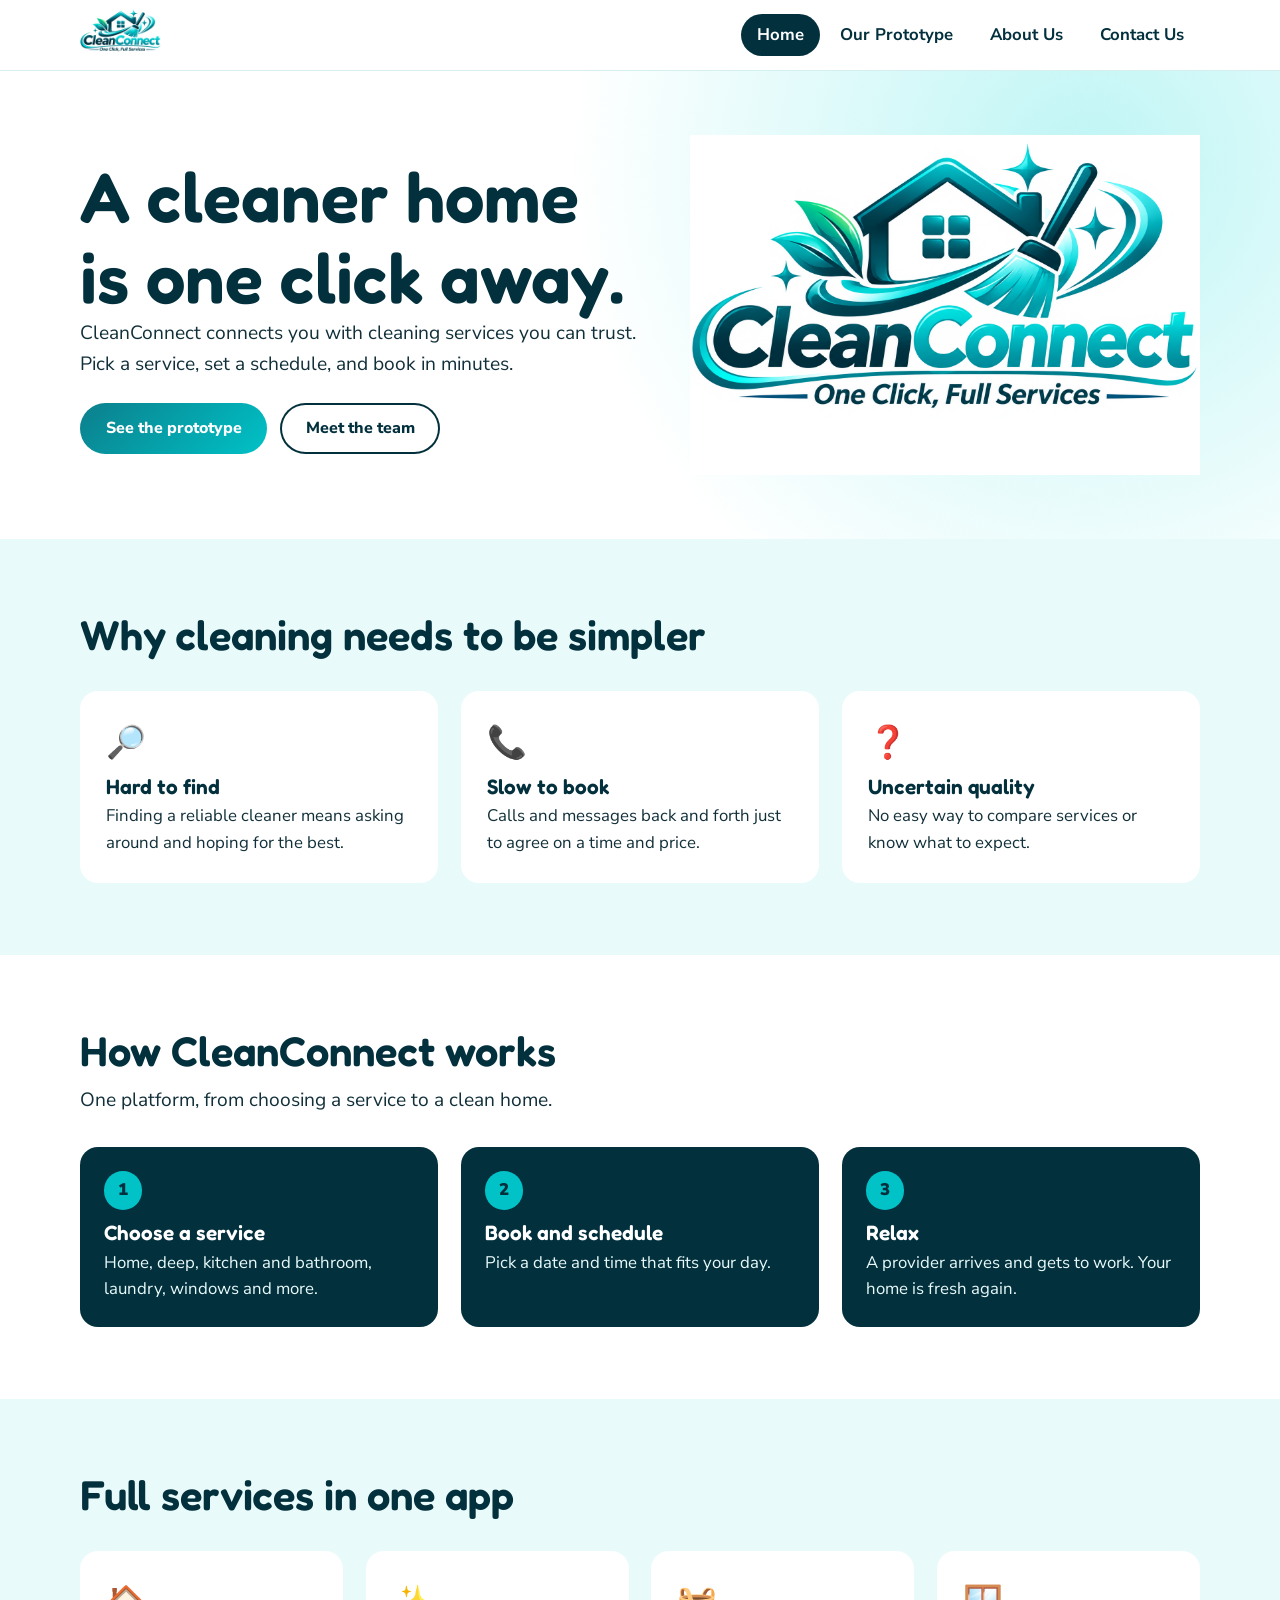
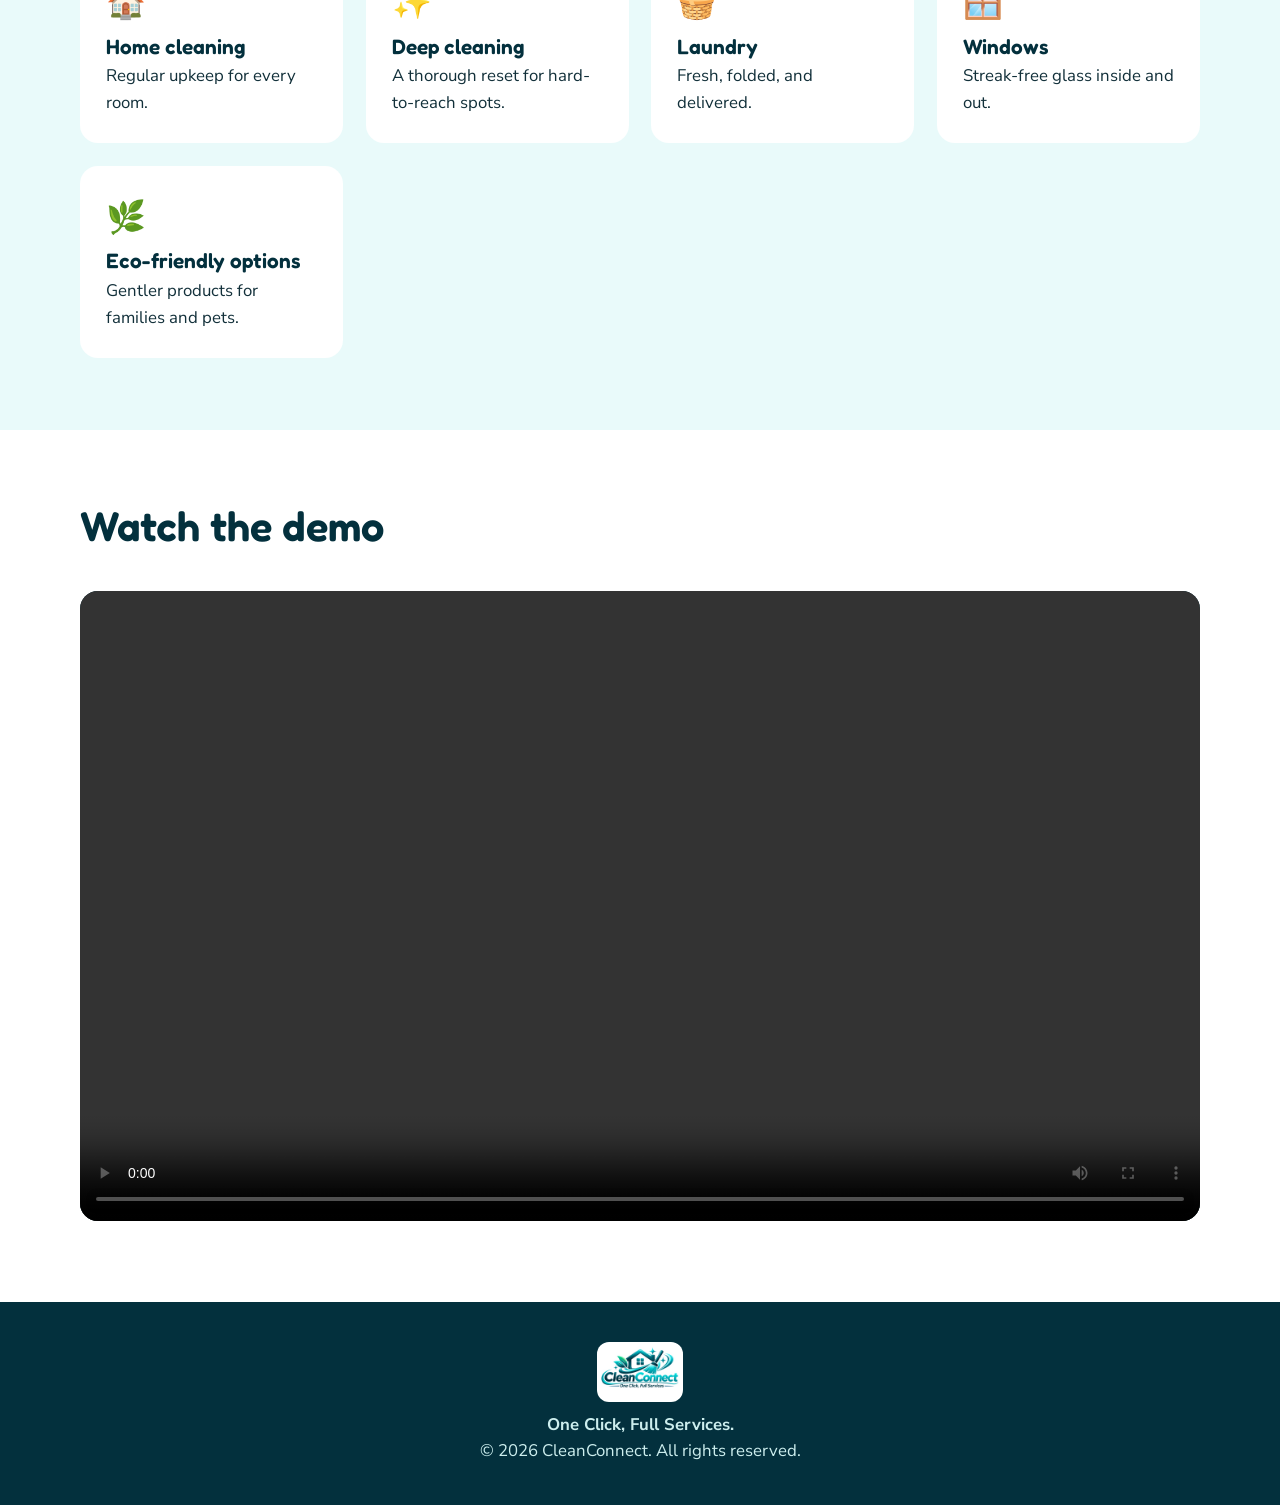
<file: index.html>
<!DOCTYPE html>
<html lang="en">
<head>
  <meta charset="utf-8">
  <meta name="viewport" content="width=device-width,initial-scale=1">
  <link rel="icon" href="assets/logo.webp">
  <link rel="preconnect" href="https://fonts.googleapis.com">
  <link href="https://fonts.googleapis.com/css2?family=Fredoka:wght@500;600&family=Nunito+Sans:wght@400;700;800&display=swap" rel="stylesheet">
  <link rel="stylesheet" href="style.css">
  <title>CleanConnect | One Click, Full Services</title>
  <meta name="description" content="CleanConnect connects households with trusted cleaning services in one click.">
</head>
<body>
  <div id="splash"><img src="assets/logo.webp" alt="CleanConnect"></div>
  <main>
    <section class="hero">
      <div class="wrap split">
        <div>
          <h1>A cleaner home is one click away.</h1>
          <p class="lead">CleanConnect connects you with cleaning services you can trust. Pick a service, set a schedule, and book in minutes.</p>
          <div class="row">
            <a class="btn" href="prototype.html">See the prototype</a>
            <a class="btn ghost" href="about.html">Meet the team</a>
          </div>
        </div>
        <img class="big" src="assets/logo.webp" alt="CleanConnect logo: a house with a broom and leaves">
      </div>
    </section>

    <section class="alt">
      <div class="wrap">
        <h2>Why cleaning needs to be simpler</h2>
        <div class="grid">
          <div class="card">
            <div class="ico">🔎</div>
            <h3>Hard to find</h3>
            <p>Finding a reliable cleaner means asking around and hoping for the best.</p>
          </div>
          <div class="card">
            <div class="ico">📞</div>
            <h3>Slow to book</h3>
            <p>Calls and messages back and forth just to agree on a time and price.</p>
          </div>
          <div class="card">
            <div class="ico">❓</div>
            <h3>Uncertain quality</h3>
            <p>No easy way to compare services or know what to expect.</p>
          </div>
        </div>
      </div>
    </section>

    <section>
      <div class="wrap">
        <h2>How CleanConnect works</h2>
        <p class="lead">One platform, from choosing a service to a clean home.</p>
        <ol class="steps">
          <li>
            <h3>Choose a service</h3>
            <p>Home, deep, kitchen and bathroom, laundry, windows and more.</p>
          </li>
          <li>
            <h3>Book and schedule</h3>
            <p>Pick a date and time that fits your day.</p>
          </li>
          <li>
            <h3>Relax</h3>
            <p>A provider arrives and gets to work. Your home is fresh again.</p>
          </li>
        </ol>
      </div>
    </section>

    <section class="alt">
      <div class="wrap">
        <h2>Full services in one app</h2>
        <div class="grid">
          <div class="card">
            <div class="ico">🏠</div>
            <h3>Home cleaning</h3>
            <p>Regular upkeep for every room.</p>
          </div>
          <div class="card">
            <div class="ico">✨</div>
            <h3>Deep cleaning</h3>
            <p>A thorough reset for hard-to-reach spots.</p>
          </div>
          <div class="card">
            <div class="ico">🧺</div>
            <h3>Laundry</h3>
            <p>Fresh, folded, and delivered.</p>
          </div>
          <div class="card">
            <div class="ico">🪟</div>
            <h3>Windows</h3>
            <p>Streak-free glass inside and out.</p>
          </div>
          <div class="card">
            <div class="ico">🌿</div>
            <h3>Eco-friendly options</h3>
            <p>Gentler products for families and pets.</p>
          </div>
        </div>
      </div>
    </section>

    <section>
      <div class="wrap">
        <h2>Watch the demo</h2>
        <video class="demo" src="assets/demo.mp4" controls playsinline></video>
      </div>
    </section>
  </main>
  <script src="script.js"></script>
</body>
</html>
</file>
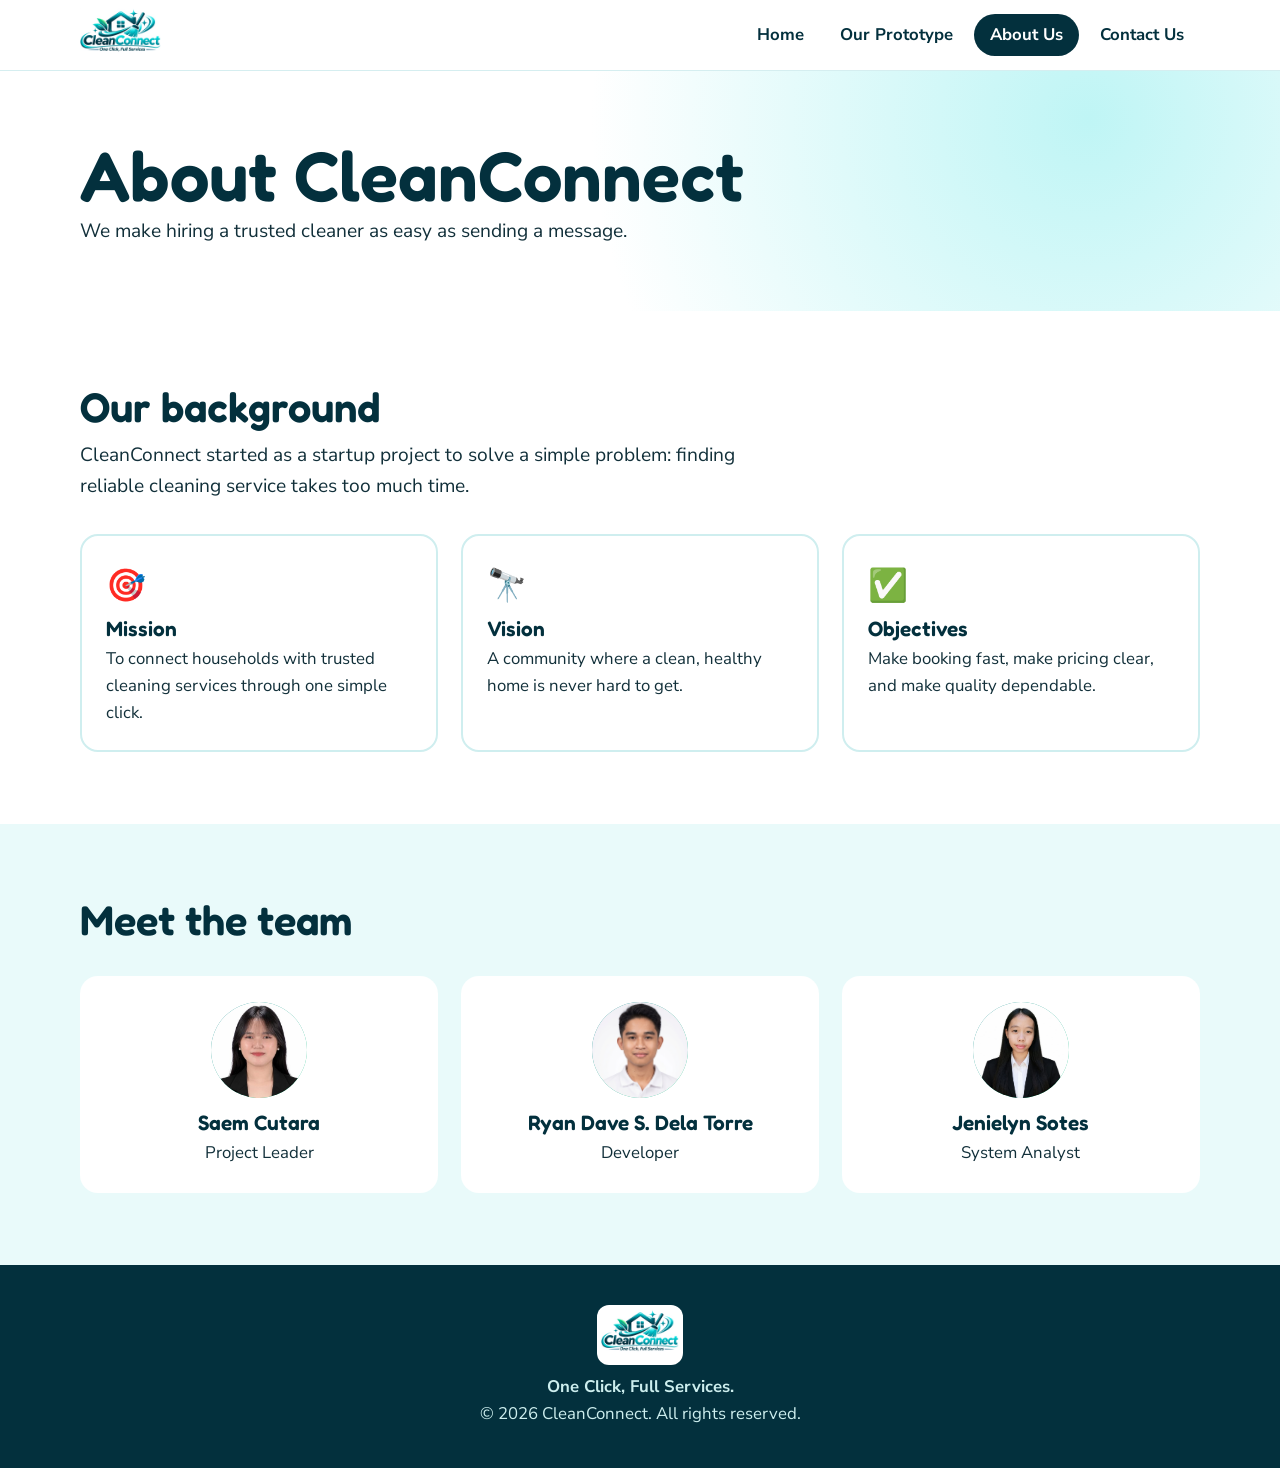
<file: about.html>
<!DOCTYPE html><html lang="en"><head><meta charset="utf-8"><meta name="viewport" content="width=device-width,initial-scale=1"><link rel="icon" href="assets/logo.webp"><link rel="preconnect" href="https://fonts.googleapis.com"><link href="https://fonts.googleapis.com/css2?family=Fredoka:wght@500;600&family=Nunito+Sans:wght@400;700;800&display=swap" rel="stylesheet"><link rel="stylesheet" href="style.css"><title>About Us | CleanConnect</title></head><body><main>
<section class="hero"><div class="wrap"><h1>About CleanConnect</h1><p class="lead">We make hiring a trusted cleaner as easy as sending a message.</p></div></section>
<section><div class="wrap"><h2>Our background</h2><p class="lead">CleanConnect started as a startup project to solve a simple problem: finding reliable cleaning service takes too much time.</p>
<div class="grid"><div class="card"><div class="ico">🎯</div><h3>Mission</h3><p>To connect households with trusted cleaning services through one simple click.</p></div>
<div class="card"><div class="ico">🔭</div><h3>Vision</h3><p>A community where a clean, healthy home is never hard to get.</p></div>
<div class="card"><div class="ico">✅</div><h3>Objectives</h3><p>Make booking fast, make pricing clear, and make quality dependable.</p></div></div></div></section>
<section class="alt"><div class="wrap"><h2>Meet the team</h2></p>
<div class="grid">
<div class="card person"><img src="assets/saem.jpg" alt="Saem Cutara" class="avatar"><h3>Saem Cutara</h3><p>Project Leader</p></div>
<div class="card person"><img src="assets/ryan.png" alt="Ryan Dave S. Dela Torre" class="avatar"><h3>Ryan Dave S. Dela Torre</h3><p>Developer</p></div>
<div class="card person"><img src="assets/jenielyn.jpg" alt="Jenielyn Sotes" class="avatar"><h3>Jenielyn Sotes</h3><p>System Analyst</p></div>
</div></div></section>
</main><script src="script.js"></script></body></html>
</file>
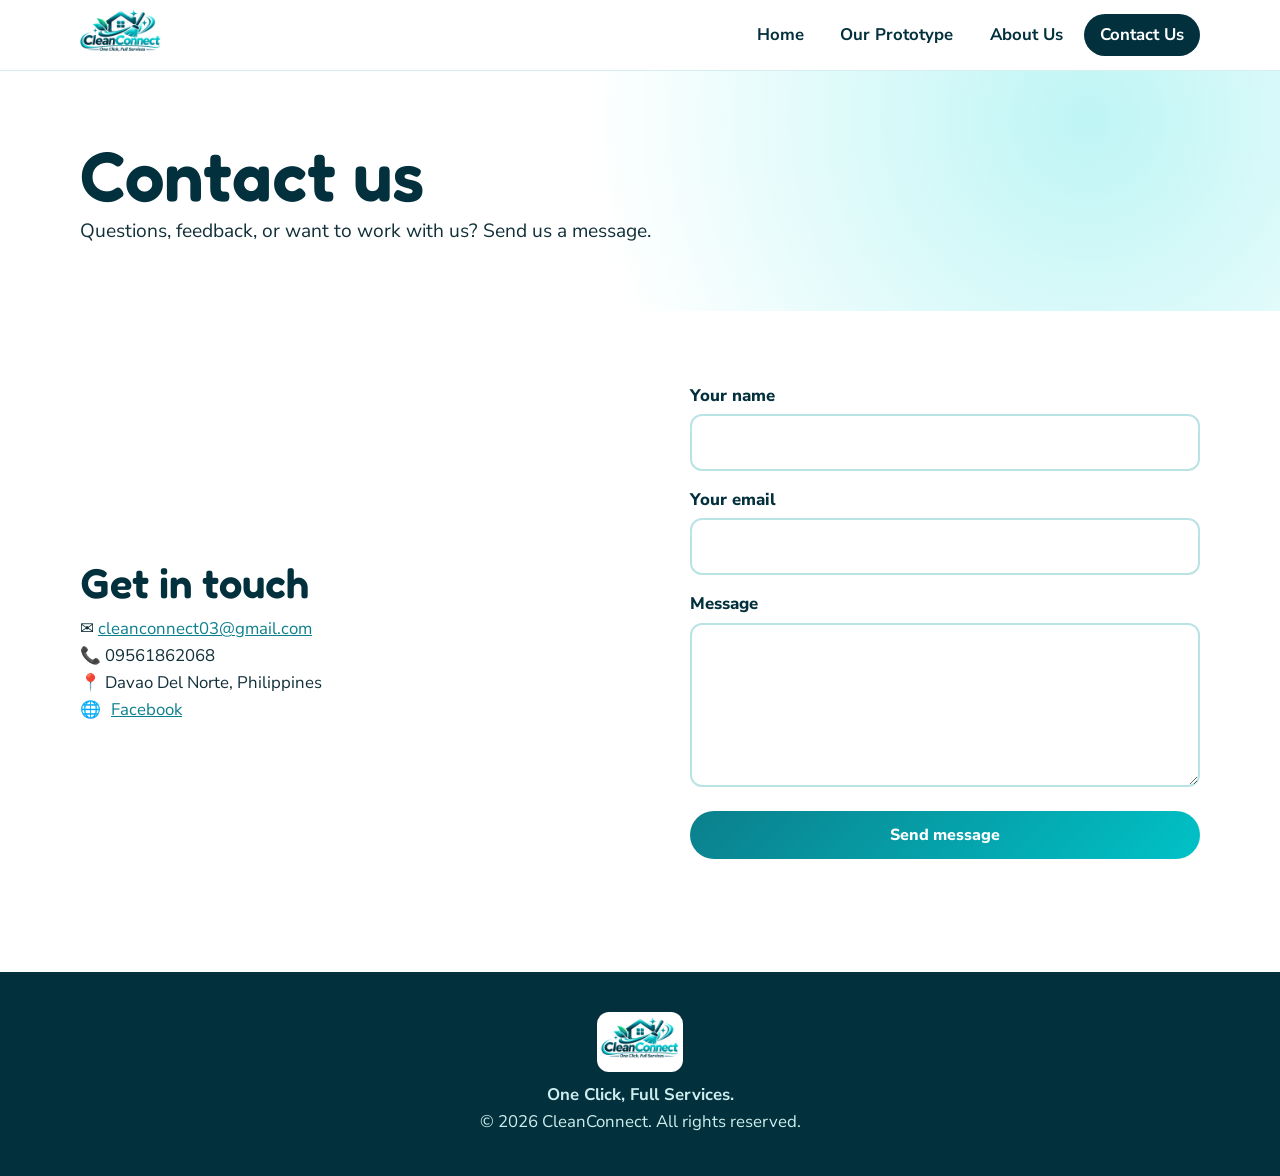
<file: contact.html>
<!DOCTYPE html><html lang="en"><head><meta charset="utf-8"><meta name="viewport" content="width=device-width,initial-scale=1"><link rel="icon" href="assets/logo.webp"><link rel="preconnect" href="https://fonts.googleapis.com"><link href="https://fonts.googleapis.com/css2?family=Fredoka:wght@500;600&family=Nunito+Sans:wght@400;700;800&display=swap" rel="stylesheet"><link rel="stylesheet" href="style.css"><title>Contact Us | CleanConnect</title></head><body><main>
<section class="hero"><div class="wrap"><h1>Contact us</h1><p class="lead">Questions, feedback, or want to work with us? Send us a message.</p></div></section>
<section><div class="wrap split"><div><h2>Get in touch</h2><div id="info"></div></div>
<form id="contact-form"><div><label for="n">Your name</label><input id="n" name="name" required autocomplete="name"></div>
<div><label for="e">Your email</label><input id="e" name="email" type="email" required autocomplete="email"></div>
<div><label for="m">Message</label><textarea id="m" name="message" rows="5" required></textarea></div>
<button class="btn" type="submit">Send message</button><p id="msg" role="status"></p></form></div></section>
</main><script src="script.js"></script></body></html>
</file>
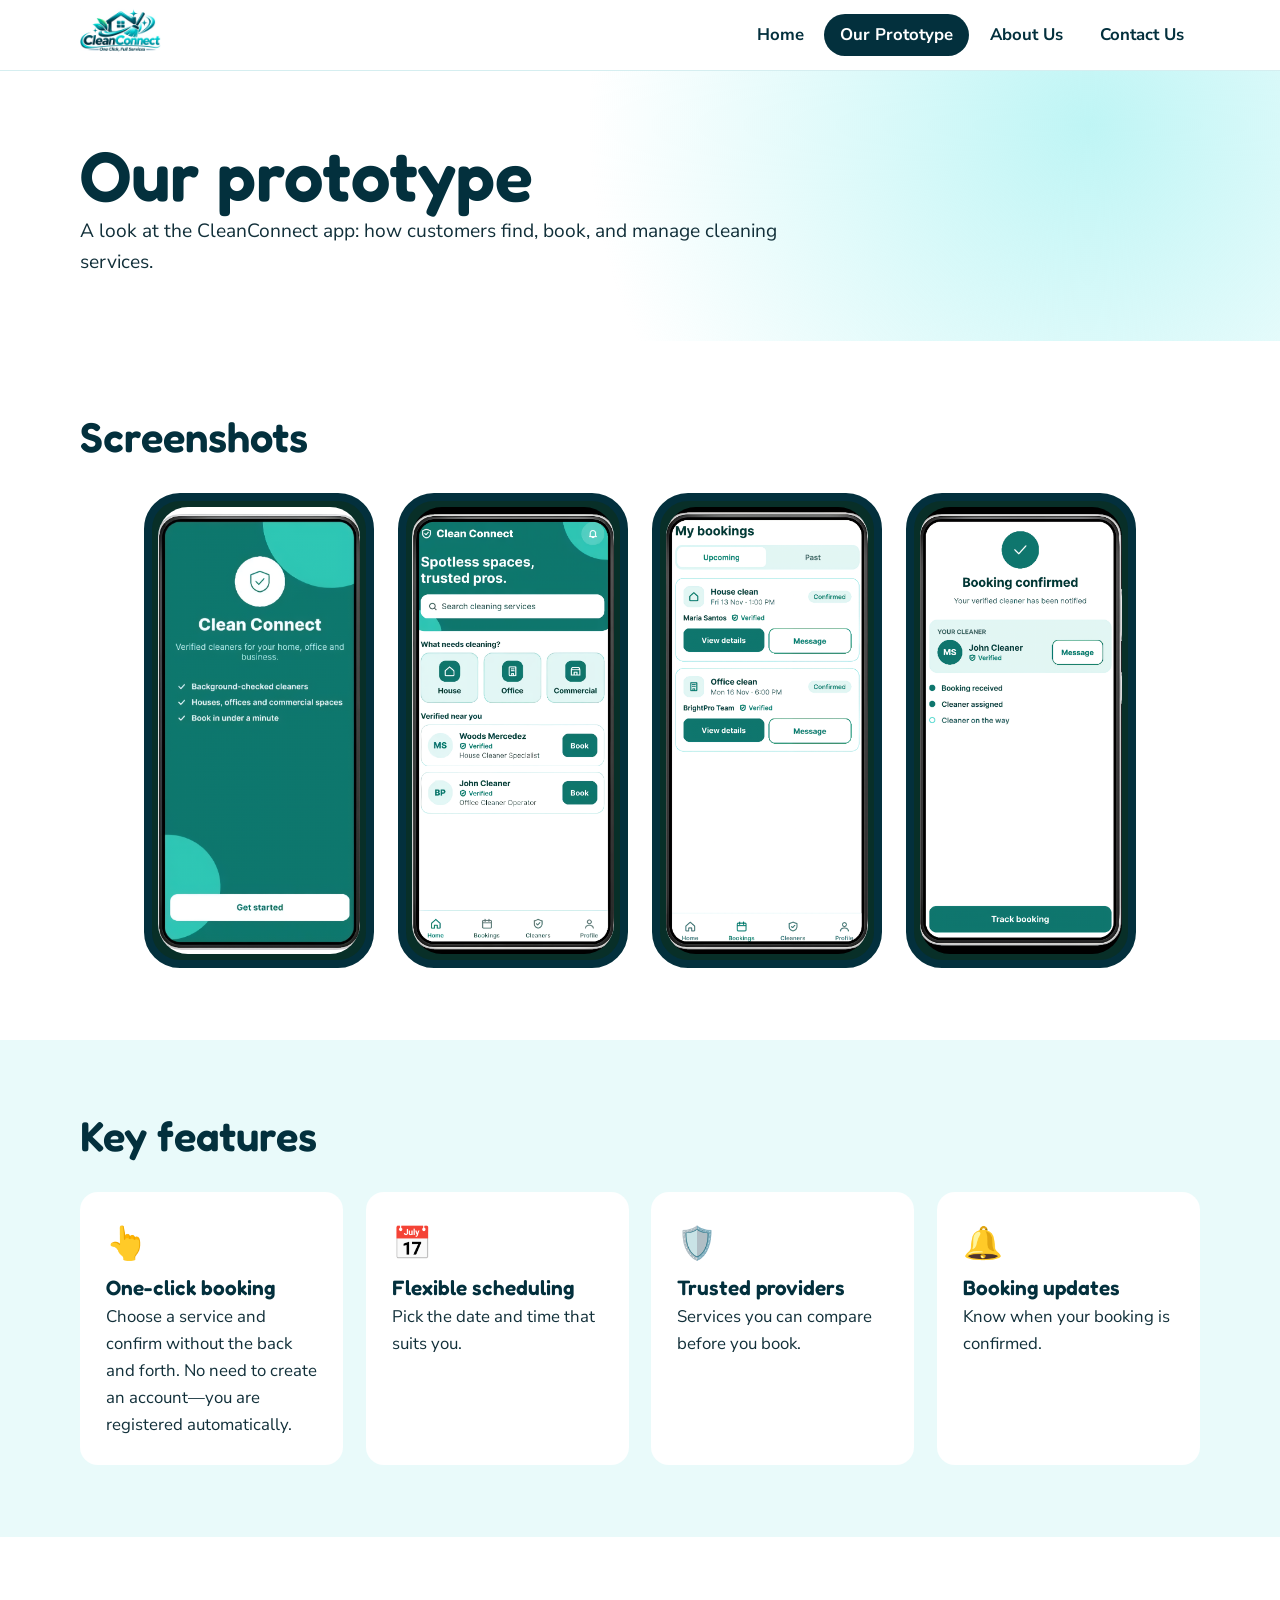
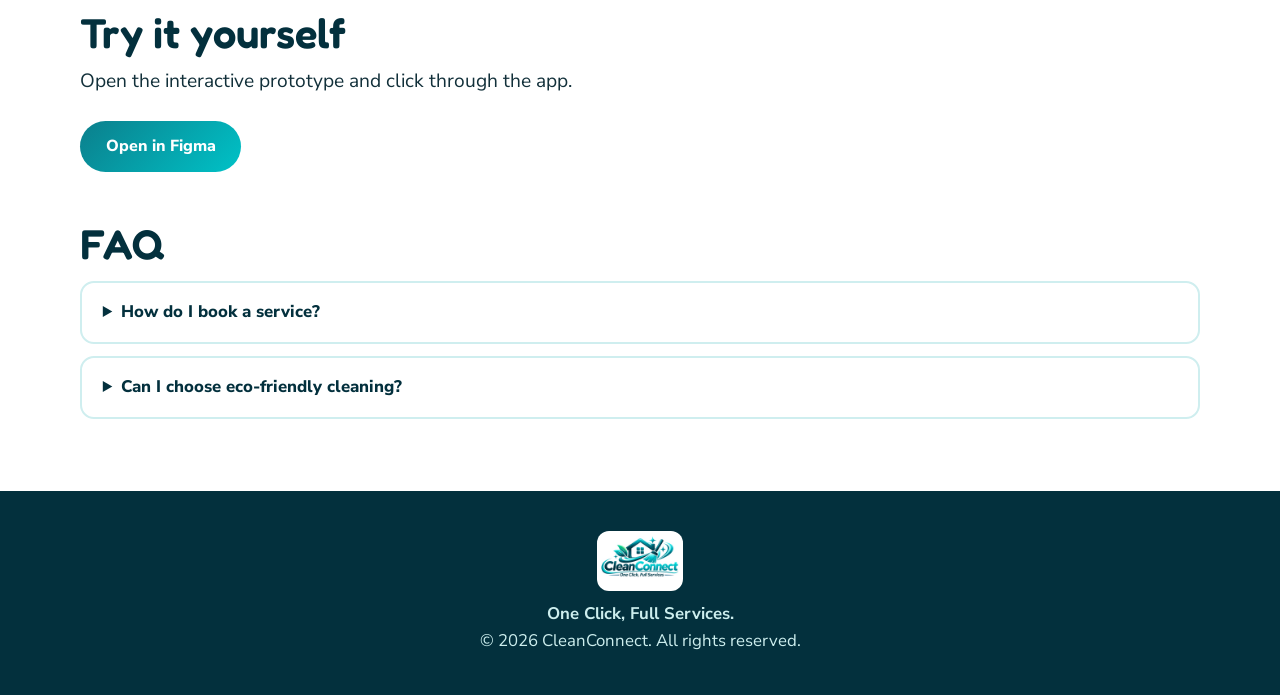
<file: prototype.html>
<!DOCTYPE html>
<html lang="en">
<head>
  <meta charset="utf-8">
  <meta name="viewport" content="width=device-width,initial-scale=1">
  <link rel="icon" href="assets/logo.webp">
  <link rel="preconnect" href="https://fonts.googleapis.com">
  <link href="https://fonts.googleapis.com/css2?family=Fredoka:wght@500;600&family=Nunito+Sans:wght@400;700;800&display=swap" rel="stylesheet">
  <link rel="stylesheet" href="style.css">
  <style>
    .phones figure {
      height: auto !important;
      min-height: 0 !important;
      max-height: none !important;
    }
    .phone {
      position: relative !important;
      padding: 6px !important;
      width: 230px !important;
      height: 475px !important;
      min-height: 475px !important;
      max-height: none !important;
      overflow: hidden !important;
      background: #082f28 !important;
      border-radius: 36px !important;
      display: flex !important;
      align-items: center !important;
      justify-content: center !important;
    }
    .phone img {
      position: static !important;
      width: 100% !important;
      height: 100% !important;
      min-height: 0 !important;
      max-height: none !important;
      object-fit: cover !important;
      display: block !important;
      border-radius: 30px !important;
    }
  </style>
  <title>Our Prototype | CleanConnect</title>
</head>
<body>
  <main>
    <section class="hero">
      <div class="wrap">
        <h1>Our prototype</h1>
        <p class="lead">A look at the CleanConnect app: how customers find, book, and manage cleaning services.</p>
      </div>
    </section>

    <section>
      <div class="wrap">
        <h2>Screenshots</h2>
        <div class="phones">
          <figure>
            <div class="phone">
              <img src="assets/login.png" alt="Log in screen" onerror="this.remove()">
            </div>
          </figure>
          <figure>
            <div class="phone">
              <img src="assets/home.png" alt="Home screen" onerror="this.remove()">
            </div>
          </figure>
          <figure>
            <div class="phone">
              <img src="assets/booking.png" alt="Booking screen" onerror="this.remove()">
            </div>
          </figure>
          <figure>
            <div class="phone">
              <img src="assets/confirm.png" alt="Confirmation screen" onerror="this.remove()">
            </div>
          </figure>
        </div>
      </div>
    </section>

    <section class="alt">
      <div class="wrap">
        <h2>Key features</h2>
        <div class="grid">
          <div class="card">
            <div class="ico">👆</div>
            <h3>One-click booking</h3>
            <p>Choose a service and confirm without the back and forth. No need to create an account—you are registered automatically.</p>
          </div>
          <div class="card">
            <div class="ico">📅</div>
            <h3>Flexible scheduling</h3>
            <p>Pick the date and time that suits you.</p>
          </div>
          <div class="card">
            <div class="ico">🛡️</div>
            <h3>Trusted providers</h3>
            <p>Services you can compare before you book.</p>
          </div>
          <div class="card">
            <div class="ico">🔔</div>
            <h3>Booking updates</h3>
            <p>Know when your booking is confirmed.</p>
          </div>
        </div>
      </div>
    </section>

    <section>
      <div class="wrap">
        <h2>Try it yourself</h2>
        <p class="lead">Open the interactive prototype and click through the app.</p>
        <!-- Replace the href below with your Figma Prototype link (Present > Share prototype > Copy link) -->
        <div class="row">
          <a class="btn" href="https://www.figma.com/proto/Rz1upUy2YJz06kDaxhJCn9/Clean-Connect-Prototype" target="_blank" rel="noopener">Open in Figma</a>
        </div>

        <h2 style="margin-top:3rem">FAQ</h2>
        <details>
          <summary>How do I book a service?</summary>
          <p>Choose a service, pick a schedule, and confirm. That is it.</p>
        </details>
        <details>
          <summary>Can I choose eco-friendly cleaning?</summary>
          <p>Yes. Eco-friendly options are part of our service list.</p>
        </details>
      </div>
    </section>
  </main>
  <script src="script.js"></script>
</body>
</html>
</file>
<file: style.css>
:root{--navy:#03303d;--teal:#0b7f8c;--aqua:#00c2c7;--mint:#1fd18a;--ice:#e9fafa;--ink:#12303a;--bg:#fff;--r:18px}
*{box-sizing:border-box;margin:0}
html{scroll-behavior:smooth}
body{font-family:'Nunito Sans',system-ui,sans-serif;color:var(--ink);background:var(--bg);line-height:1.6;font-size:1.05rem}
h1,h2,h3{font-family:'Fredoka',system-ui,sans-serif;color:var(--navy);line-height:1.15;font-weight:600}
h1{font-size:clamp(2.4rem,6vw,4.4rem)}h2{font-size:clamp(1.8rem,4vw,2.6rem);margin-bottom:.6rem}h3{font-size:1.3rem;margin-bottom:.3rem}
img{max-width:100%;display:block}a{color:var(--teal)}
:focus-visible{outline:3px solid var(--aqua);outline-offset:3px}
.wrap{width:min(1120px,92%);margin-inline:auto}
section{padding:4.5rem 0}.alt{background:var(--ice)}
.lead{font-size:1.2rem;max-width:60ch}
/* nav */
header{position:sticky;top:0;z-index:20;background:rgba(255,255,255,.94);backdrop-filter:blur(8px);border-bottom:1px solid #d5eef0}
.bar{display:flex;align-items:center;justify-content:space-between;padding:.5rem 0}
.bar img{height:54px;width:auto}
nav ul{display:flex;gap:.3rem;list-style:none;padding:0}
nav a{display:block;padding:.5rem 1rem;border-radius:99px;text-decoration:none;color:var(--navy);font-weight:700}
nav a:hover,nav a[aria-current]{background:var(--navy);color:#fff}
#menu{display:none;background:none;border:2px solid var(--navy);border-radius:10px;padding:.4rem .7rem;font-size:1.2rem;cursor:pointer}
/* buttons */
.btn{display:inline-block;padding:.8rem 1.6rem;border-radius:99px;background:linear-gradient(135deg,var(--teal),var(--aqua));color:#fff;font-weight:800;text-decoration:none;border:0;cursor:pointer;font-size:1rem;font-family:inherit}
.btn:hover{filter:brightness(1.08)}.btn.ghost{background:none;color:var(--navy);box-shadow:inset 0 0 0 2px var(--navy)}
.row{display:flex;gap:.8rem;flex-wrap:wrap;margin-top:1.5rem}
/* hero */
.hero{background:radial-gradient(circle at 85% 20%,#bff5f5,transparent 45%),#fff;padding:4rem 0}
.split{display:grid;grid-template-columns:1.1fr 1fr;gap:3rem;align-items:center}
.hero img.big{width:100%;max-width:520px;margin-inline:auto}
.grid{display:grid;grid-template-columns:repeat(auto-fit,minmax(230px,1fr));gap:1.4rem;margin-top:2rem}
.card{background:#fff;border-radius:var(--r);padding:1.5rem;border:2px solid #cfeeef}
.alt .card{border-color:transparent}
.ico{font-size:2rem;margin-bottom:.4rem}
.steps{counter-reset:s;list-style:none;padding:0;display:grid;grid-template-columns:repeat(auto-fit,minmax(220px,1fr));gap:1.4rem;margin-top:2rem}
.steps li{counter-increment:s;background:var(--navy);color:#e8fafa;border-radius:var(--r);padding:1.5rem}
.steps li::before{content:counter(s);display:grid;place-items:center;width:2.4rem;height:2.4rem;border-radius:50%;background:var(--aqua);color:var(--navy);font-weight:900;margin-bottom:.7rem}
.steps h3{color:#fff}
/* phones */
.phones{display:flex;gap:1.5rem;justify-content:center;flex-wrap:wrap;margin-top:2rem}
.phone{width:210px;aspect-ratio:9/19;border:8px solid var(--navy);border-radius:32px;background:linear-gradient(160deg,var(--ice),#fff);position:relative;overflow:hidden;display:grid;place-items:center;text-align:center;padding:1rem;font-weight:800;color:var(--teal)}
.phone img{position:absolute;inset:0;width:100%;height:100%;object-fit:cover}
.demo{aspect-ratio:16/9;border-radius:var(--r);background:var(--navy);width:100%;border:0;margin-top:2rem}
details{background:#fff;border-radius:14px;padding:1rem 1.3rem;margin-top:.8rem;border:2px solid #cfeeef}
summary{font-weight:800;cursor:pointer;color:var(--navy)}
.person{text-align:center}.avatar{width:96px;height:96px;border-radius:50%;margin:0 auto .8rem;background:linear-gradient(135deg,var(--teal),var(--mint));display:grid;place-items:center;color:#fff;font:600 2rem Fredoka,sans-serif;object-fit:cover;object-position:center top}/* contact */
form{display:grid;gap:1rem}label{font-weight:800;color:var(--navy)}
input,textarea{width:100%;padding:.8rem 1rem;border:2px solid #b9e3e5;border-radius:12px;font:inherit;margin-top:.3rem}
input:focus,textarea:focus{border-color:var(--teal);outline:none}
#msg{font-weight:800;min-height:1.5em}
footer{background:var(--navy);color:#cdeeee;padding:2.5rem 0;text-align:center}
footer a{color:#7ff0f0}footer img{height:60px;margin:0 auto .6rem;background:#fff;border-radius:12px;padding:4px}
/* splash */
#splash{position:fixed;inset:0;z-index:99;background:#fff;display:grid;place-items:center;transition:opacity .6s}
#splash img{width:min(520px,80vw);animation:pop .9s ease-out}
#splash.hide{opacity:0;pointer-events:none}
@keyframes pop{from{transform:scale(.85);opacity:0}to{transform:none;opacity:1}}
@media(max-width:800px){.split{grid-template-columns:1fr}#menu{display:block}
nav{position:absolute;left:0;right:0;top:100%;background:#fff;display:none;border-bottom:1px solid #d5eef0}
nav.open{display:block}nav ul{flex-direction:column;padding:.8rem 4%}section{padding:3rem 0}}
@media(prefers-reduced-motion:reduce){*{animation:none!important;transition:none!important;scroll-behavior:auto!important}}
</file>
